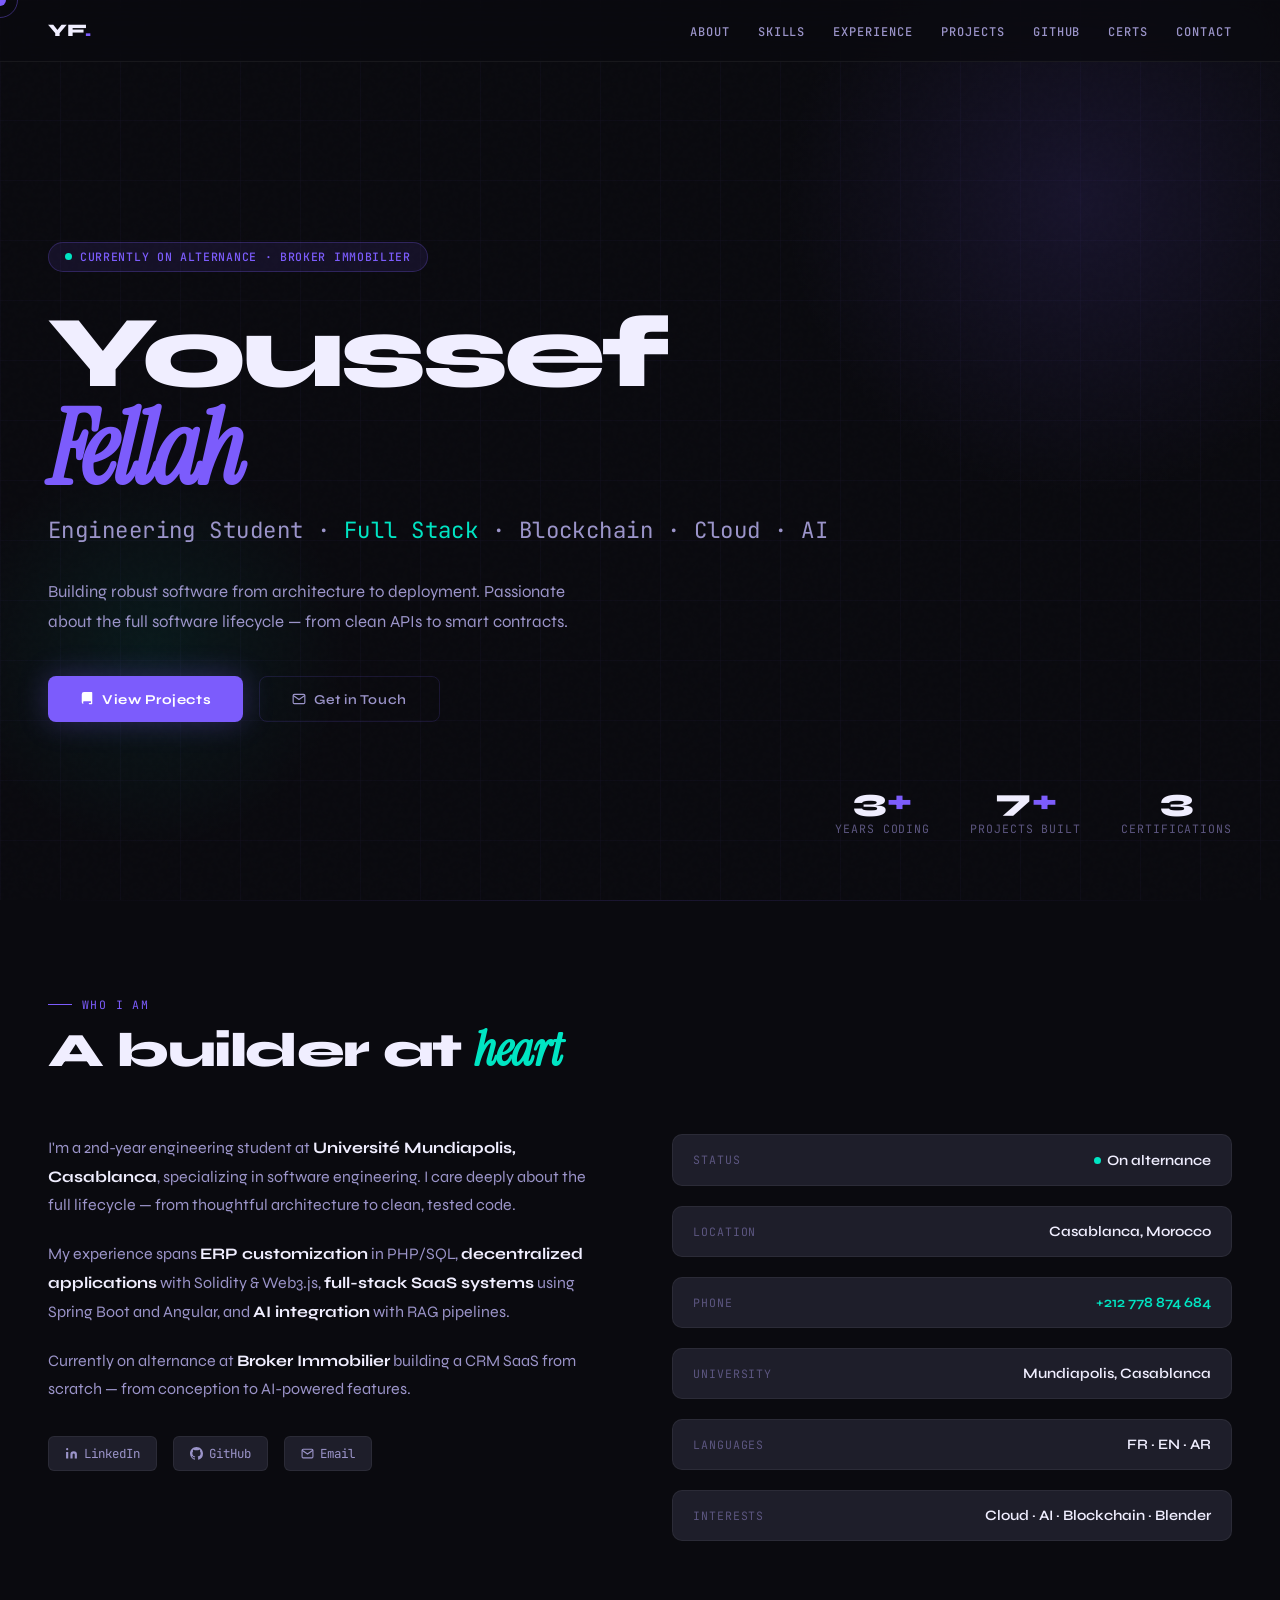
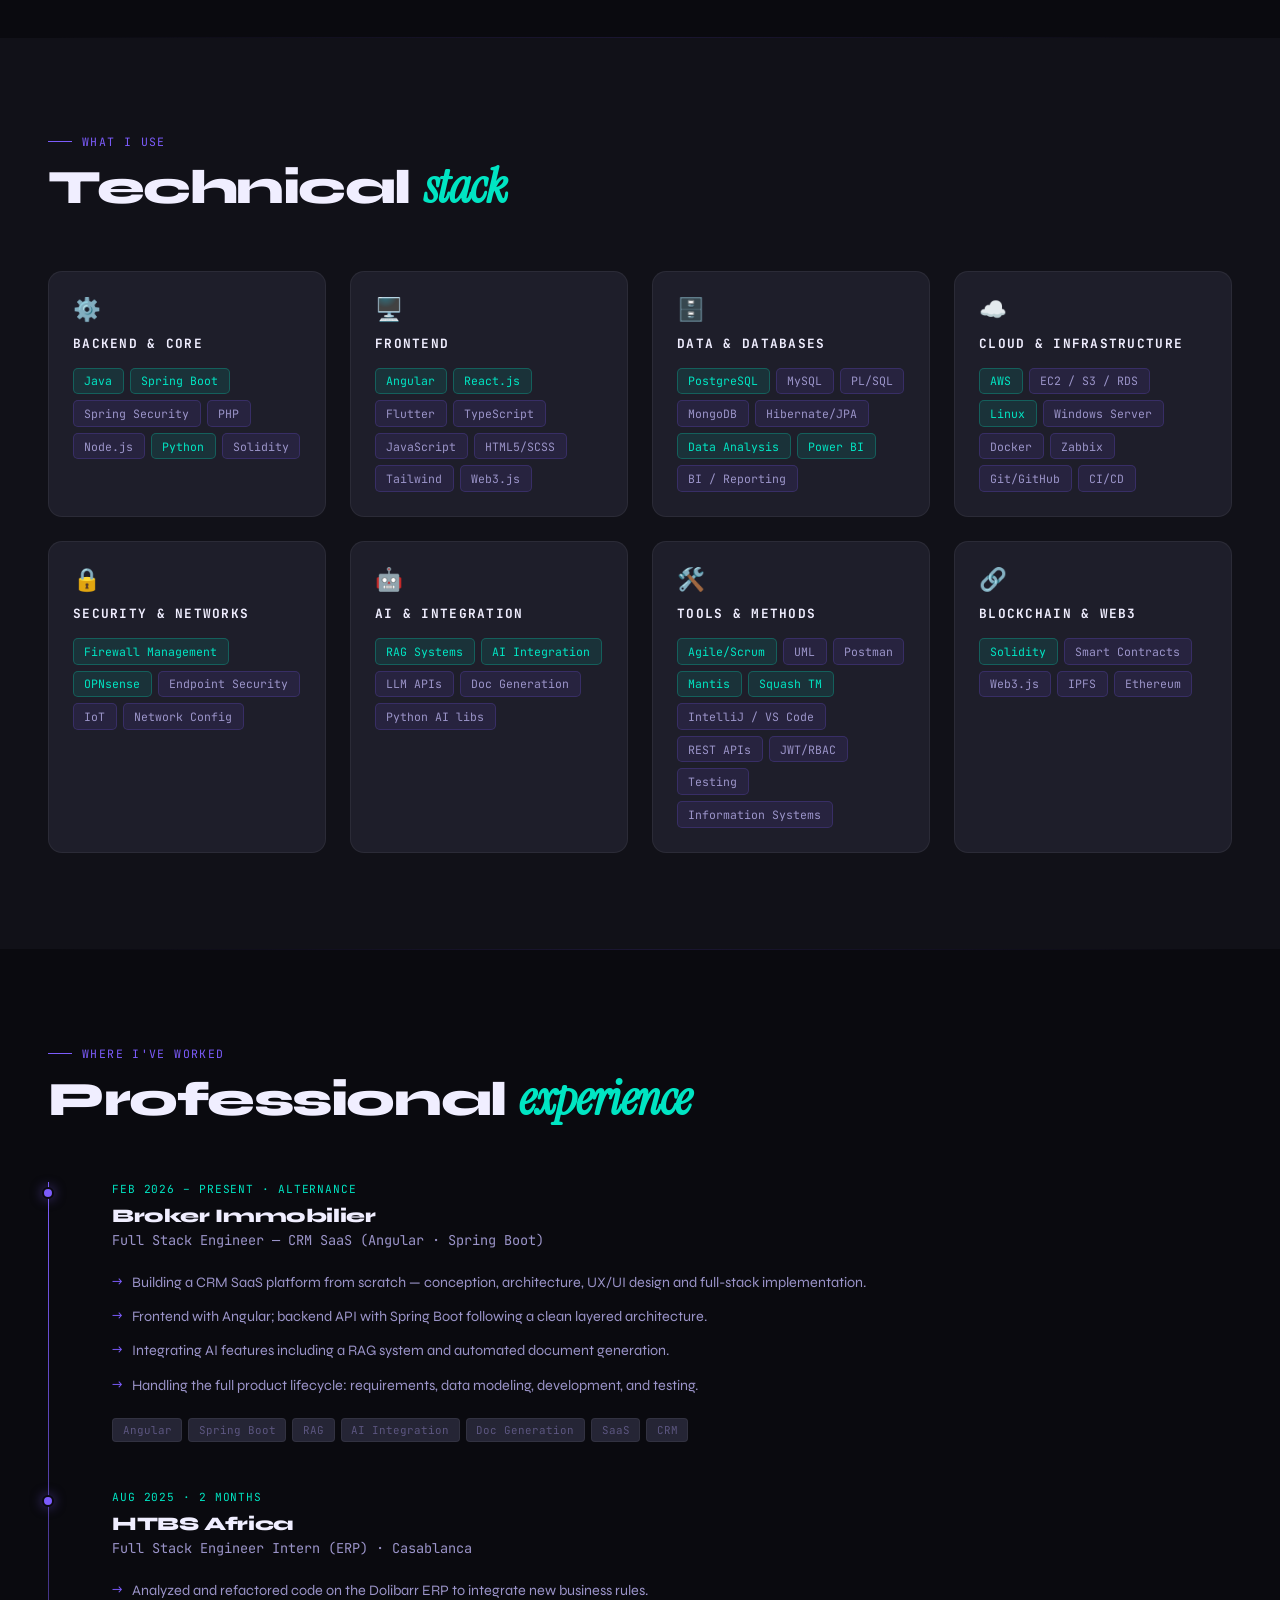
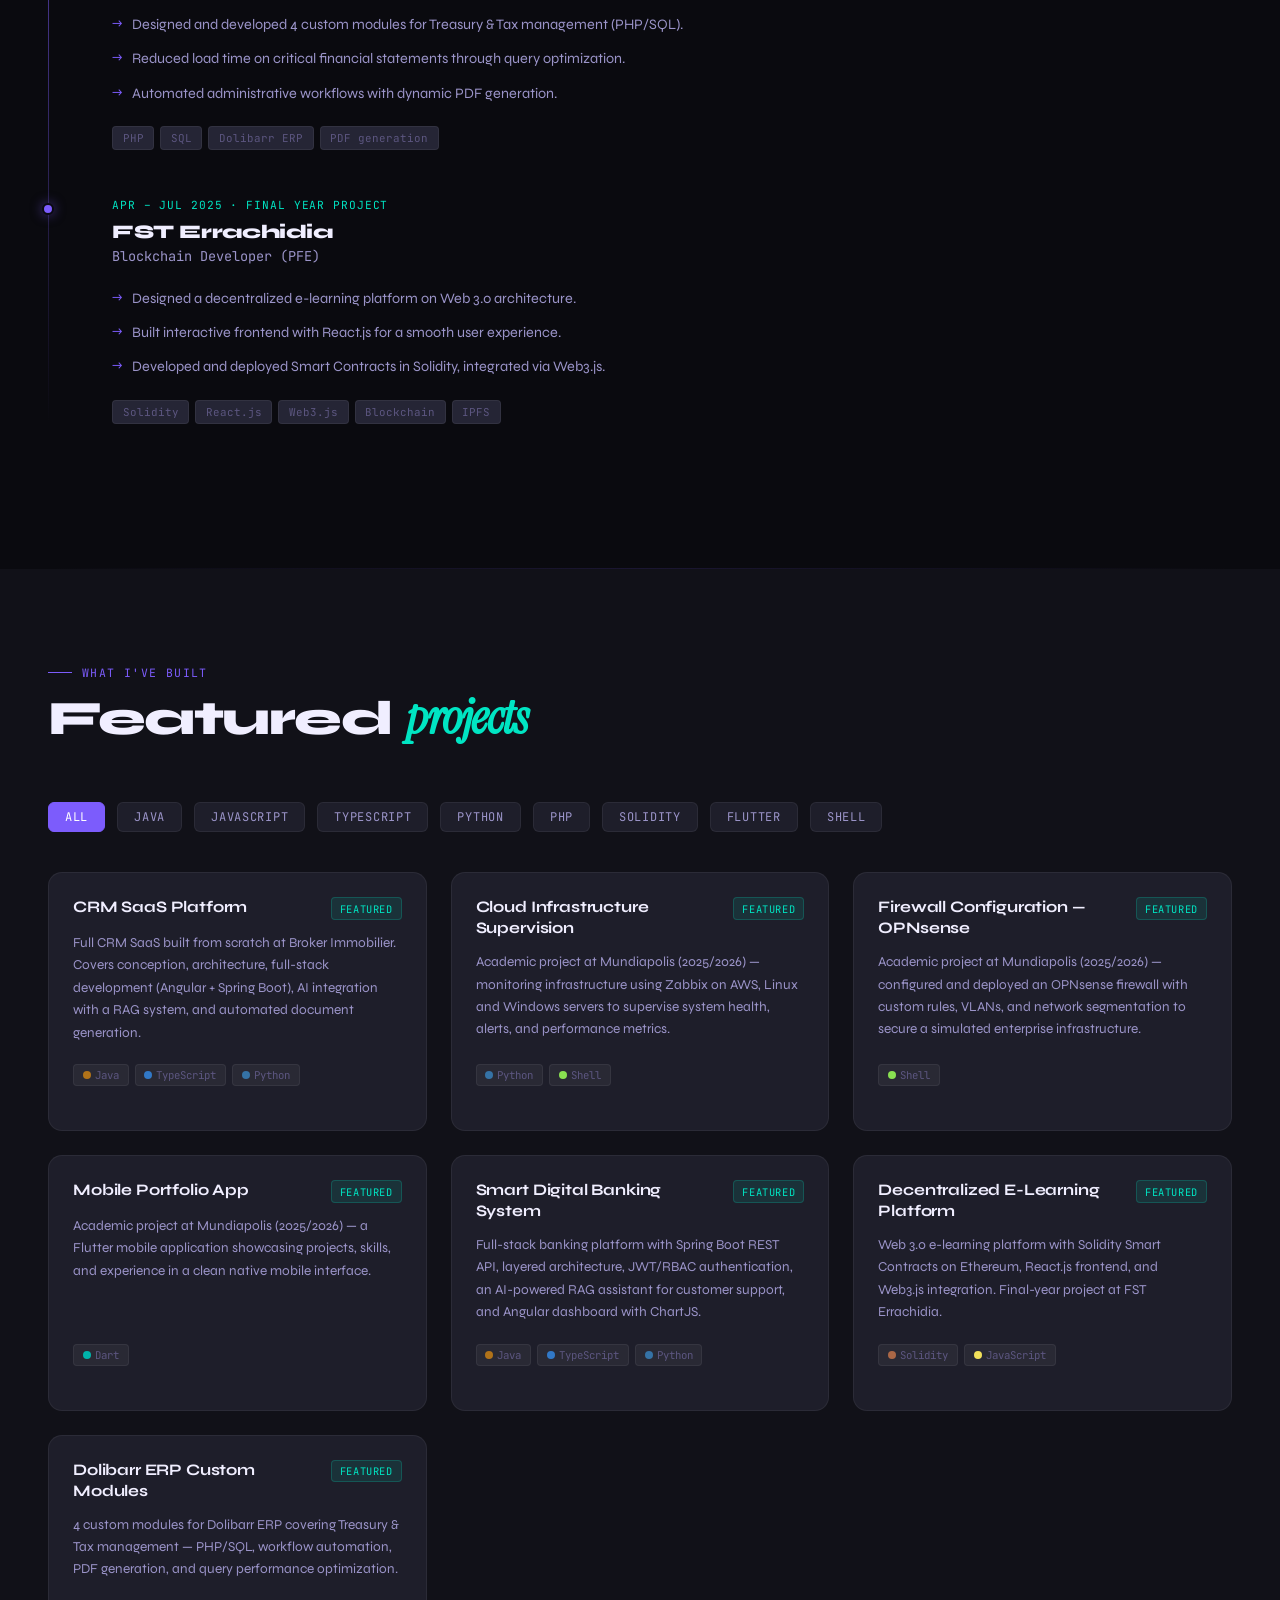
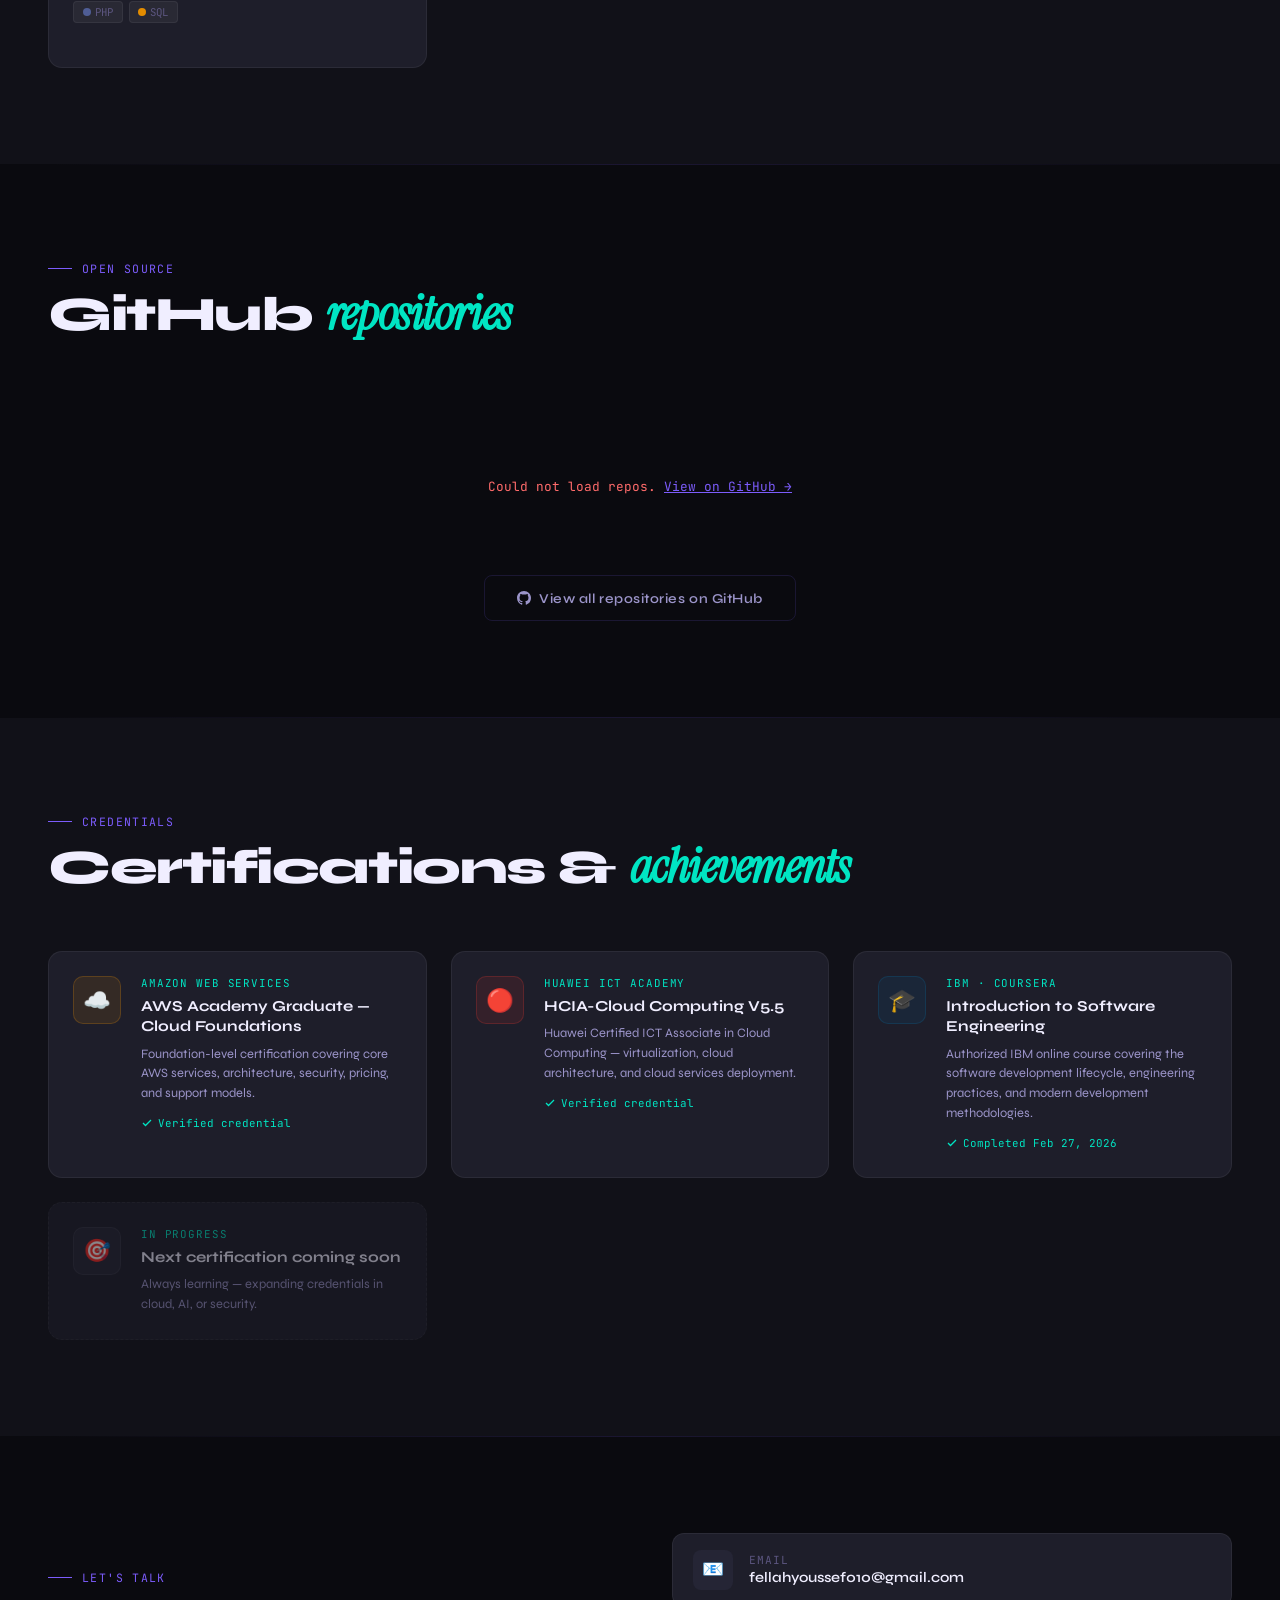
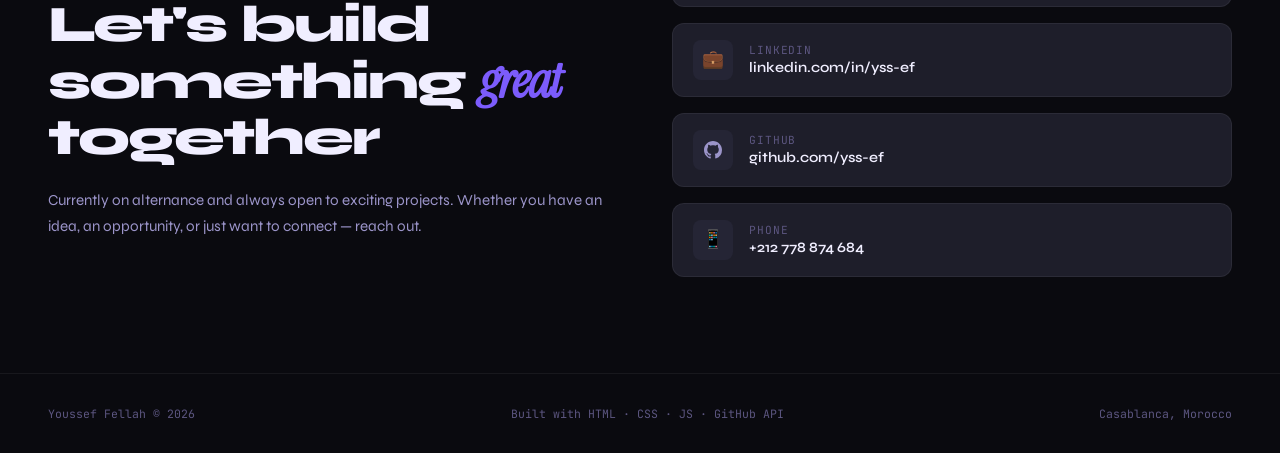
<file: portfolio.html>
<!DOCTYPE html>
<html lang="en">
<head>
<meta charset="UTF-8">
<meta name="viewport" content="width=device-width, initial-scale=1.0">
<title>Youssef Fellah — Engineer</title> 
<link rel="preconnect" href="https://fonts.googleapis.com">
<link rel="preconnect" href="https://fonts.gstatic.com" crossorigin>
<link href="https://fonts.googleapis.com/css2?family=Syne:wght@400;500;600;700;800&family=JetBrains+Mono:wght@300;400;500&family=Instrument+Serif:ital@0;1&display=swap" rel="stylesheet">
<style>
*, *::before, *::after { box-sizing: border-box; margin: 0; padding: 0; }

:root {
  --bg: #0a0a0f;
  --bg2: #111118;
  --surface: #1e1e2a;
  --surface2: #252535;
  --accent: #7c5cfc;
  --accent2: #00e5c3;
  --accent3: #ff6b6b;
  --text: #f0eeff;
  --text2: #9b94c9;
  --text3: #5c5680;
  --border: rgba(124,92,252,0.15);
  --border2: rgba(255,255,255,0.06);
  --mono: 'JetBrains Mono', monospace;
  --serif: 'Instrument Serif', serif;
}

html { scroll-behavior: smooth; }
body { background: var(--bg); color: var(--text); font-family: 'Syne', sans-serif; overflow-x: hidden; cursor: none; }

body::before {
  content: '';
  position: fixed; inset: 0;
  background-image: url("data:image/svg+xml,%3Csvg viewBox='0 0 200 200' xmlns='http://www.w3.org/2000/svg'%3E%3Cfilter id='n'%3E%3CfeTurbulence type='fractalNoise' baseFrequency='0.9' numOctaves='4' stitchTiles='stitch'/%3E%3C/filter%3E%3Crect width='100%25' height='100%25' filter='url(%23n)' opacity='0.03'/%3E%3C/svg%3E");
  pointer-events: none; z-index: 1; opacity: 0.4;
}

/* CURSOR */
.cursor { width:12px; height:12px; background:var(--accent); border-radius:50%; position:fixed; pointer-events:none; z-index:9999; transition:transform .15s ease; transform:translate(-50%,-50%); }
.cursor-ring { width:36px; height:36px; border:1px solid rgba(124,92,252,.4); border-radius:50%; position:fixed; pointer-events:none; z-index:9998; transition:width .2s,height .2s,border-color .2s; transform:translate(-50%,-50%); }

/* ANIMATIONS */
@keyframes pulse { 0%,100%{opacity:1;transform:scale(1)} 50%{opacity:.5;transform:scale(.8)} }
@keyframes fadeUp { from{opacity:0;transform:translateY(20px)} to{opacity:1;transform:translateY(0)} }
@keyframes dots { 0%{content:'.'} 33%{content:'..'} 66%{content:'...'} }

.reveal { opacity:0; transform:translateY(30px); transition:opacity .6s ease,transform .6s ease; }
.reveal.visible { opacity:1; transform:translateY(0); }

/* NAV */
nav { position:fixed; top:0; left:0; right:0; z-index:100; padding:1.25rem 3rem; display:flex; align-items:center; justify-content:space-between; background:rgba(10,10,15,.75); backdrop-filter:blur(20px); border-bottom:1px solid var(--border2); }
.nav-logo { font-size:1.1rem; font-weight:800; color:var(--text); text-decoration:none; letter-spacing:-.02em; }
.nav-logo span { color:var(--accent); }
.nav-links { display:flex; gap:1.75rem; list-style:none; }
.nav-links a { color:var(--text2); text-decoration:none; font-size:.75rem; font-weight:500; letter-spacing:.08em; text-transform:uppercase; transition:color .2s; font-family:var(--mono); }
.nav-links a:hover { color:var(--accent2); }

/* SHARED */
section { padding:6rem 3rem; position:relative; }
.section-header { margin-bottom:3.5rem; }
.section-label { font-family:var(--mono); font-size:.72rem; color:var(--accent); text-transform:uppercase; letter-spacing:.12em; margin-bottom:.75rem; display:flex; align-items:center; gap:10px; }
.section-label::before { content:''; width:24px; height:1px; background:var(--accent); }
.section-title { font-size:clamp(2rem,4vw,3rem); font-weight:800; letter-spacing:-.03em; line-height:1.1; }
.section-title em { font-style:italic; font-family:var(--serif); color:var(--accent2); }
.divider { height:1px; background:linear-gradient(90deg,transparent,var(--border),transparent); margin:0 3rem; width:calc(100% - 6rem); }

.btn-primary { display:inline-flex; align-items:center; gap:8px; background:var(--accent); color:#fff; text-decoration:none; padding:.85rem 2rem; border-radius:8px; font-size:.85rem; font-weight:700; letter-spacing:.04em; transition:transform .2s,box-shadow .2s; box-shadow:0 0 30px rgba(124,92,252,.3); }
.btn-primary:hover { transform:translateY(-2px); box-shadow:0 0 40px rgba(124,92,252,.5); }
.btn-outline { display:inline-flex; align-items:center; gap:8px; border:1px solid var(--border); color:var(--text2); text-decoration:none; padding:.85rem 2rem; border-radius:8px; font-size:.85rem; font-weight:600; letter-spacing:.04em; transition:border-color .2s,color .2s,transform .2s; }
.btn-outline:hover { border-color:var(--accent); color:var(--accent); transform:translateY(-2px); }

/* HERO */
#hero { min-height:100vh; display:flex; align-items:center; padding:8rem 3rem 4rem; position:relative; overflow:hidden; }
.hero-grid-bg { position:absolute; inset:0; background-image:linear-gradient(rgba(124,92,252,.03) 1px,transparent 1px),linear-gradient(90deg,rgba(124,92,252,.03) 1px,transparent 1px); background-size:60px 60px; }
.hero-glow { position:absolute; width:600px; height:600px; background:radial-gradient(circle,rgba(124,92,252,.12) 0%,transparent 70%); top:-100px; right:-100px; pointer-events:none; }
.hero-glow2 { position:absolute; width:400px; height:400px; background:radial-gradient(circle,rgba(0,229,195,.07) 0%,transparent 70%); bottom:50px; left:-50px; pointer-events:none; }
.hero-content { position:relative; z-index:2; max-width:900px; }
.hero-badge { display:inline-flex; align-items:center; gap:8px; background:rgba(124,92,252,.1); border:1px solid rgba(124,92,252,.25); border-radius:100px; padding:.4rem 1rem; font-size:.72rem; font-weight:500; font-family:var(--mono); color:var(--accent); margin-bottom:2rem; letter-spacing:.06em; text-transform:uppercase; animation:fadeUp .6s ease both; }
.hero-badge::before { content:''; width:7px; height:7px; background:var(--accent2); border-radius:50%; animation:pulse 2s infinite; }
.hero-name { font-size:clamp(3.5rem,8vw,7rem); font-weight:800; line-height:.95; letter-spacing:-.04em; margin-bottom:1rem; animation:fadeUp .6s .1s ease both; }
.hero-name em { font-style:italic; font-family:var(--serif); color:var(--accent); }
.hero-title { font-size:clamp(1rem,2vw,1.4rem); color:var(--text2); font-weight:400; margin-bottom:2rem; font-family:var(--mono); letter-spacing:.02em; animation:fadeUp .6s .2s ease both; }
.hero-title .hl { color:var(--accent2); }
.hero-desc { font-size:1.05rem; color:var(--text2); max-width:520px; line-height:1.75; margin-bottom:2.5rem; font-weight:400; animation:fadeUp .6s .3s ease both; }
.hero-ctas { display:flex; gap:1rem; flex-wrap:wrap; animation:fadeUp .6s .4s ease both; }
.hero-stats { position:absolute; right:3rem; bottom:4rem; display:flex; gap:2.5rem; animation:fadeUp .6s .5s ease both; }
.stat { text-align:center; }
.stat-num { font-size:2rem; font-weight:800; color:var(--text); line-height:1; }
.stat-num span { color:var(--accent); }
.stat-label { font-size:.72rem; color:var(--text3); font-family:var(--mono); text-transform:uppercase; letter-spacing:.08em; margin-top:4px; }

/* ABOUT */
#about { background:var(--bg); }
.about-grid { display:grid; grid-template-columns:1fr 1fr; gap:4rem; align-items:start; }
.about-text p { color:var(--text2); line-height:1.8; font-size:1rem; margin-bottom:1.25rem; }
.about-text p strong { color:var(--text); }
.about-links { display:flex; gap:1rem; flex-wrap:wrap; margin-top:2rem; }
.link-chip { display:inline-flex; align-items:center; gap:6px; background:var(--surface); border:1px solid var(--border2); color:var(--text2); text-decoration:none; padding:.5rem 1rem; border-radius:6px; font-size:.78rem; font-family:var(--mono); transition:border-color .2s,color .2s,background .2s; }
.link-chip:hover { border-color:var(--accent); color:var(--accent); background:rgba(124,92,252,.08); }
.about-info { display:flex; flex-direction:column; gap:1.25rem; }
.info-row { display:flex; justify-content:space-between; align-items:center; padding:1rem 1.25rem; background:var(--surface); border-radius:10px; border:1px solid var(--border2); transition:border-color .2s; }
.info-row:hover { border-color:var(--border); }
.info-label { font-family:var(--mono); font-size:.72rem; color:var(--text3); text-transform:uppercase; letter-spacing:.08em; }
.info-value { font-size:.9rem; font-weight:600; color:var(--text); }
.info-value a { color:var(--accent2); text-decoration:none; }
.status-dot { display:inline-flex; align-items:center; gap:6px; }
.status-dot::before { content:''; width:7px; height:7px; background:var(--accent2); border-radius:50%; animation:pulse 2s infinite; }

/* SKILLS */
#skills { background:var(--bg2); }
.skills-categories { display:grid; grid-template-columns:repeat(auto-fit,minmax(240px,1fr)); gap:1.5rem; }
.skill-cat { background:var(--surface); border:1px solid var(--border2); border-radius:14px; padding:1.5rem; transition:border-color .2s,transform .2s; }
.skill-cat:hover { border-color:rgba(124,92,252,.3); transform:translateY(-3px); }
.skill-cat-icon { font-size:1.4rem; margin-bottom:.75rem; }
.skill-cat-name { font-size:.8rem; font-weight:700; color:var(--text); text-transform:uppercase; letter-spacing:.1em; font-family:var(--mono); margin-bottom:1rem; }
.skill-tags { display:flex; flex-wrap:wrap; gap:6px; }
.skill-tag { background:rgba(124,92,252,.1); border:1px solid rgba(124,92,252,.2); color:var(--text2); padding:.3rem .65rem; border-radius:5px; font-size:.72rem; font-family:var(--mono); transition:background .2s,color .2s; }
.skill-tag:hover { background:rgba(124,92,252,.25); color:var(--text); }
.skill-tag.featured { background:rgba(0,229,195,.1); border-color:rgba(0,229,195,.25); color:var(--accent2); }

/* EXPERIENCE */
#experience { background:var(--bg); }
.timeline { position:relative; padding-left:2rem; }
.timeline::before { content:''; position:absolute; left:0; top:0; bottom:0; width:1px; background:linear-gradient(to bottom,var(--accent),transparent); }
.timeline-item { position:relative; margin-bottom:3rem; padding-left:2rem; }
.timeline-dot { position:absolute; left:-2.375rem; top:.3rem; width:12px; height:12px; background:var(--accent); border-radius:50%; border:2px solid var(--bg); box-shadow:0 0 12px rgba(124,92,252,.5); }
.timeline-date { font-family:var(--mono); font-size:.7rem; color:var(--accent2); letter-spacing:.08em; text-transform:uppercase; margin-bottom:.5rem; }
.timeline-company { font-size:1.2rem; font-weight:800; letter-spacing:-.02em; margin-bottom:.25rem; }
.timeline-role { font-size:.85rem; color:var(--text2); font-family:var(--mono); margin-bottom:1rem; }
.timeline-points { list-style:none; }
.timeline-points li { color:var(--text2); font-size:.9rem; padding:.35rem 0 .35rem 1.25rem; position:relative; line-height:1.6; }
.timeline-points li::before { content:'→'; position:absolute; left:0; color:var(--accent); font-size:.8rem; }
.timeline-tags { display:flex; flex-wrap:wrap; gap:6px; margin-top:1rem; }
.t-tag { background:var(--surface2); color:var(--text3); padding:.25rem .6rem; border-radius:4px; font-size:.68rem; font-family:var(--mono); border:1px solid var(--border2); }

/* FEATURED PROJECTS */
#projects { background:var(--bg2); }
.projects-filter { display:flex; gap:.75rem; flex-wrap:wrap; margin-bottom:2.5rem; }
.filter-btn { background:var(--surface); border:1px solid var(--border2); color:var(--text2); padding:.4rem 1rem; border-radius:6px; font-size:.75rem; font-family:var(--mono); cursor:pointer; transition:all .2s; text-transform:uppercase; letter-spacing:.06em; }
.filter-btn.active, .filter-btn:hover { background:var(--accent); border-color:var(--accent); color:#fff; }
.projects-grid { display:grid; grid-template-columns:repeat(auto-fill,minmax(320px,1fr)); gap:1.5rem; }
.project-card { background:var(--surface); border:1px solid var(--border2); border-radius:14px; padding:1.5rem; transition:border-color .2s,transform .2s,box-shadow .2s; display:flex; flex-direction:column; position:relative; overflow:hidden; }
.project-card::before { content:''; position:absolute; top:0; left:0; right:0; height:2px; background:linear-gradient(90deg,var(--accent),var(--accent2)); opacity:0; transition:opacity .2s; }
.project-card:hover { border-color:rgba(124,92,252,.3); transform:translateY(-4px); box-shadow:0 20px 40px rgba(0,0,0,.4); }
.project-card:hover::before { opacity:1; }
.project-header { display:flex; justify-content:space-between; align-items:flex-start; margin-bottom:.75rem; gap:.5rem; }
.project-name { font-size:1rem; font-weight:700; letter-spacing:-.01em; line-height:1.3; }
.project-desc { color:var(--text2); font-size:.85rem; line-height:1.65; flex:1; margin-bottom:1.25rem; }
.project-langs { display:flex; flex-wrap:wrap; gap:6px; margin-bottom:1.25rem; }
.lang-badge { background:rgba(255,255,255,.05); border:1px solid var(--border2); color:var(--text3); padding:.2rem .55rem; border-radius:4px; font-size:.67rem; font-family:var(--mono); display:inline-flex; align-items:center; gap:4px; }
.lang-dot { width:8px; height:8px; border-radius:50%; display:inline-block; flex-shrink:0; }
.project-links { display:flex; gap:.75rem; margin-top:auto; }
.proj-link { display:inline-flex; align-items:center; gap:5px; text-decoration:none; font-size:.75rem; font-family:var(--mono); padding:.35rem .75rem; border-radius:5px; transition:all .2s; }
.proj-link-gh { background:var(--surface2); color:var(--text2); border:1px solid var(--border2); }
.proj-link-gh:hover { border-color:var(--accent); color:var(--accent); }
.proj-link-live { background:rgba(0,229,195,.1); color:var(--accent2); border:1px solid rgba(0,229,195,.2); }
.proj-link-live:hover { background:rgba(0,229,195,.2); }
.source-badge { font-size:.65rem; font-family:var(--mono); padding:.2rem .5rem; border-radius:4px; text-transform:uppercase; letter-spacing:.06em; flex-shrink:0; white-space:nowrap; }
.source-manual { background:rgba(0,229,195,.1); border:1px solid rgba(0,229,195,.2); color:var(--accent2); }
.projects-loading { text-align:center; padding:3rem; color:var(--text3); font-family:var(--mono); font-size:.8rem; grid-column:1/-1; }
.loading-dots::after { content:'...'; animation:dots 1.5s infinite; }

/* GITHUB REPOS */
#github { background:var(--bg); }
.gh-meta { display:flex; gap:1.5rem; flex-wrap:wrap; margin-bottom:2rem; }
.gh-stat-pill { display:inline-flex; align-items:center; gap:8px; background:var(--surface); border:1px solid var(--border2); border-radius:100px; padding:.45rem 1rem; font-size:.75rem; font-family:var(--mono); color:var(--text2); }
.gh-stat-pill strong { color:var(--text); font-weight:600; }
.gh-stat-pill .dot { width:7px; height:7px; border-radius:50%; background:var(--accent2); flex-shrink:0; }
.gh-grid { display:grid; grid-template-columns:repeat(auto-fill,minmax(280px,1fr)); gap:1rem; }
.gh-repo-card { background:var(--surface); border:1px solid var(--border2); border-radius:12px; padding:1.25rem; display:flex; flex-direction:column; gap:.6rem; transition:border-color .2s,transform .2s; text-decoration:none; }
.gh-repo-card:hover { border-color:rgba(124,92,252,.35); transform:translateY(-3px); }
.gh-repo-name { font-size:.9rem; font-weight:700; color:var(--accent); letter-spacing:-.01em; display:flex; align-items:center; gap:6px; }
.gh-repo-name svg { opacity:.5; flex-shrink:0; }
.gh-repo-desc { font-size:.78rem; color:var(--text2); line-height:1.55; flex:1; }
.gh-repo-footer { display:flex; align-items:center; gap:1rem; margin-top:.25rem; flex-wrap:wrap; }
.gh-repo-lang { display:flex; align-items:center; gap:5px; font-size:.68rem; font-family:var(--mono); color:var(--text3); }
.gh-repo-stat { display:flex; align-items:center; gap:4px; font-size:.68rem; font-family:var(--mono); color:var(--text3); }
.gh-repo-updated { font-size:.65rem; font-family:var(--mono); color:var(--text3); margin-left:auto; }
.gh-cta { margin-top:2rem; display:flex; justify-content:center; }

/* CERTIFICATIONS */
#certifications { background:var(--bg2); }
.cert-grid { display:grid; grid-template-columns:repeat(auto-fill,minmax(300px,1fr)); gap:1.5rem; }
.cert-card { background:var(--surface); border:1px solid var(--border2); border-radius:14px; padding:1.5rem; display:flex; align-items:flex-start; gap:1.25rem; transition:border-color .2s,transform .2s; }
.cert-card:hover { border-color:rgba(0,229,195,.3); transform:translateY(-2px); }
.cert-icon { width:48px; height:48px; border-radius:10px; display:flex; align-items:center; justify-content:center; font-size:1.4rem; flex-shrink:0; }
.cert-icon.aws { background:rgba(255,153,0,.1); border:1px solid rgba(255,153,0,.2); }
.cert-icon.huawei { background:rgba(255,59,48,.1); border:1px solid rgba(255,59,48,.2); }
.cert-icon.ibm { background:rgba(0,119,181,.1); border:1px solid rgba(0,119,181,.2); }
.cert-body { flex:1; }
.cert-issuer { font-family:var(--mono); font-size:.68rem; color:var(--accent2); text-transform:uppercase; letter-spacing:.08em; margin-bottom:.35rem; }
.cert-name { font-size:.95rem; font-weight:700; line-height:1.35; margin-bottom:.5rem; }
.cert-desc { font-size:.8rem; color:var(--text2); line-height:1.55; }
.cert-verified { display:inline-flex; align-items:center; gap:5px; font-size:.68rem; color:var(--accent2); font-family:var(--mono); margin-top:.75rem; }
.cert-verified svg { width:12px; height:12px; }

/* CONTACT */
#contact { background:var(--bg); }
.contact-wrapper { display:grid; grid-template-columns:1fr 1fr; gap:4rem; align-items:center; }
.contact-headline { font-size:clamp(2rem,4vw,3.5rem); font-weight:800; letter-spacing:-.04em; line-height:1.1; }
.contact-headline em { font-family:var(--serif); font-style:italic; color:var(--accent); }
.contact-sub { color:var(--text2); margin-top:1.25rem; line-height:1.75; font-size:.95rem; }
.contact-cards { display:flex; flex-direction:column; gap:1rem; }
.contact-card { display:flex; align-items:center; gap:1rem; background:var(--surface); border:1px solid var(--border2); border-radius:12px; padding:1rem 1.25rem; text-decoration:none; transition:all .2s; }
.contact-card:hover { border-color:var(--accent); background:rgba(124,92,252,.08); transform:translateX(4px); }
.contact-card-icon { width:40px; height:40px; background:var(--surface2); border-radius:8px; display:flex; align-items:center; justify-content:center; font-size:1.1rem; flex-shrink:0; }
.contact-card-label { font-size:.7rem; color:var(--text3); font-family:var(--mono); text-transform:uppercase; letter-spacing:.08em; margin-bottom:2px; }
.contact-card-value { font-size:.9rem; font-weight:600; color:var(--text); }

/* FOOTER */
footer { padding:2rem 3rem; border-top:1px solid var(--border2); display:flex; justify-content:space-between; align-items:center; font-family:var(--mono); font-size:.72rem; color:var(--text3); }

/* RESPONSIVE */
@media (max-width:768px) {
  nav { padding:1rem 1.5rem; }
  .nav-links { display:none; }
  section { padding:4rem 1.5rem; }
  #hero { padding:7rem 1.5rem 4rem; }
  .about-grid, .contact-wrapper { grid-template-columns:1fr; gap:2.5rem; }
  .hero-stats { position:static; margin-top:2.5rem; justify-content:flex-start; }
  footer { flex-direction:column; gap:.75rem; text-align:center; }
  .divider { margin:0 1.5rem; width:calc(100% - 3rem); }
}
</style>
</head>
<body>

<div class="cursor" id="cursor"></div>
<div class="cursor-ring" id="cursorRing"></div>

<!-- NAV -->
<nav>
  <a href="#hero" class="nav-logo">YF<span>.</span></a>
  <ul class="nav-links">
    <li><a href="#about">About</a></li>
    <li><a href="#skills">Skills</a></li>
    <li><a href="#experience">Experience</a></li>
    <li><a href="#projects">Projects</a></li>
    <li><a href="#github">GitHub</a></li>
    <li><a href="#certifications">Certs</a></li>
    <li><a href="#contact">Contact</a></li>
  </ul>
</nav>

<!-- HERO -->
<section id="hero">
  <div class="hero-grid-bg"></div>
  <div class="hero-glow"></div>
  <div class="hero-glow2"></div>
  <div class="hero-content">
    <div class="hero-badge">Currently on alternance · Broker Immobilier</div>
    <h1 class="hero-name">Youssef<br><em>Fellah</em></h1>
    <p class="hero-title">Engineering Student · <span class="hl">Full Stack</span> · Blockchain · Cloud · AI</p>
    <p class="hero-desc">Building robust software from architecture to deployment. Passionate about the full software lifecycle — from clean APIs to smart contracts.</p>
    <div class="hero-ctas">
      <a href="#projects" class="btn-primary">
        <svg width="14" height="14" viewBox="0 0 16 16" fill="currentColor"><path d="M2 2.5A2.5 2.5 0 014.5 0h8.75a.75.75 0 01.75.75v12.5a.75.75 0 01-.75.75h-2.5a.75.75 0 010-1.5h1.75v-2h-8a1 1 0 00-.714 1.7.75.75 0 01-1.072 1.05A2.495 2.495 0 012 11.5v-9zm10.5-1V9h-8c-.356 0-.694.074-1 .208V2.5a1 1 0 011-1h8z"/></svg>
        View Projects
      </a>
      <a href="mailto:fellahyoussef010@gmail.com" class="btn-outline">
        <svg width="14" height="14" viewBox="0 0 24 24" fill="none" stroke="currentColor" stroke-width="2"><path d="M4 4h16c1.1 0 2 .9 2 2v12c0 1.1-.9 2-2 2H4c-1.1 0-2-.9-2-2V6c0-1.1.9-2 2-2z"/><polyline points="22,6 12,13 2,6"/></svg>
        Get in Touch
      </a>
    </div>
  </div>
  <div class="hero-stats">
    <div class="stat"><div class="stat-num">3<span>+</span></div><div class="stat-label">Years coding</div></div>
    <div class="stat"><div class="stat-num">7<span>+</span></div><div class="stat-label">Projects built</div></div>
    <div class="stat"><div class="stat-num">3</div><div class="stat-label">Certifications</div></div>
  </div>
</section>

<div class="divider"></div>

<!-- ABOUT -->
<section id="about">
  <div class="section-header reveal">
    <div class="section-label">Who I am</div>
    <h2 class="section-title">A builder at <em>heart</em></h2>
  </div>
  <div class="about-grid">
    <div class="about-text reveal">
      <p>I'm a 2nd-year engineering student at <strong>Université Mundiapolis, Casablanca</strong>, specializing in software engineering. I care deeply about the full lifecycle — from thoughtful architecture to clean, tested code.</p>
      <p>My experience spans <strong>ERP customization</strong> in PHP/SQL, <strong>decentralized applications</strong> with Solidity &amp; Web3.js, <strong>full-stack SaaS systems</strong> using Spring Boot and Angular, and <strong>AI integration</strong> with RAG pipelines.</p>
      <p>Currently on alternance at <strong>Broker Immobilier</strong> building a CRM SaaS from scratch — from conception to AI-powered features.</p>
      <div class="about-links">
        <a href="https://linkedin.com/in/yss-ef" target="_blank" class="link-chip">
          <svg width="13" height="13" viewBox="0 0 24 24" fill="currentColor"><path d="M16 8a6 6 0 016 6v7h-4v-7a2 2 0 00-2-2 2 2 0 00-2 2v7h-4v-7a6 6 0 016-6zM2 9h4v12H2z"/><circle cx="4" cy="4" r="2"/></svg>
          LinkedIn
        </a>
        <a href="https://github.com/yss-ef" target="_blank" class="link-chip">
          <svg width="13" height="13" viewBox="0 0 16 16" fill="currentColor"><path d="M8 0C3.58 0 0 3.58 0 8c0 3.54 2.29 6.53 5.47 7.59.4.07.55-.17.55-.38 0-.19-.01-.82-.01-1.49-2.01.37-2.53-.49-2.69-.94-.09-.23-.48-.94-.82-1.13-.28-.15-.68-.52-.01-.53.63-.01 1.08.58 1.23.82.72 1.21 1.87.87 2.33.66.07-.52.28-.87.51-1.07-1.78-.2-3.64-.89-3.64-3.95 0-.87.31-1.59.82-2.15-.08-.2-.36-1.02.08-2.12 0 0 .67-.21 2.2.82.64-.18 1.32-.27 2-.27.68 0 1.36.09 2 .27 1.53-1.04 2.2-.82 2.2-.82.44 1.1.16 1.92.08 2.12.51.56.82 1.27.82 2.15 0 3.07-1.87 3.75-3.65 3.95.29.25.54.73.54 1.48 0 1.07-.01 1.93-.01 2.2 0 .21.15.46.55.38A8.013 8.013 0 0016 8c0-4.42-3.58-8-8-8z"/></svg>
          GitHub
        </a>
        <a href="mailto:fellahyoussef010@gmail.com" class="link-chip">
          <svg width="13" height="13" viewBox="0 0 24 24" fill="none" stroke="currentColor" stroke-width="2"><path d="M4 4h16c1.1 0 2 .9 2 2v12c0 1.1-.9 2-2 2H4c-1.1 0-2-.9-2-2V6c0-1.1.9-2 2-2z"/><polyline points="22,6 12,13 2,6"/></svg>
          Email
        </a>
      </div>
    </div>
    <div class="about-info reveal">
      <div class="info-row"><span class="info-label">Status</span><span class="info-value"><span class="status-dot">On alternance</span></span></div>
      <div class="info-row"><span class="info-label">Location</span><span class="info-value">Casablanca, Morocco</span></div>
      <div class="info-row"><span class="info-label">Phone</span><span class="info-value"><a href="tel:+212778874684">+212 778 874 684</a></span></div>
      <div class="info-row"><span class="info-label">University</span><span class="info-value">Mundiapolis, Casablanca</span></div>
      <div class="info-row"><span class="info-label">Languages</span><span class="info-value">FR · EN · AR</span></div>
      <div class="info-row"><span class="info-label">Interests</span><span class="info-value">Cloud · AI · Blockchain · Blender</span></div>
    </div>
  </div>
</section>

<div class="divider"></div>

<!-- SKILLS -->
<section id="skills">
  <div class="section-header reveal">
    <div class="section-label">What I use</div>
    <h2 class="section-title">Technical <em>stack</em></h2>
  </div>
  <div class="skills-categories reveal">
    <div class="skill-cat">
      <div class="skill-cat-icon">⚙️</div>
      <div class="skill-cat-name">Backend &amp; Core</div>
      <div class="skill-tags">
        <span class="skill-tag featured">Java</span><span class="skill-tag featured">Spring Boot</span><span class="skill-tag">Spring Security</span><span class="skill-tag">PHP</span><span class="skill-tag">Node.js</span><span class="skill-tag featured">Python</span><span class="skill-tag">Solidity</span>
      </div>
    </div>
    <div class="skill-cat">
      <div class="skill-cat-icon">🖥️</div>
      <div class="skill-cat-name">Frontend</div>
      <div class="skill-tags">
        <span class="skill-tag featured">Angular</span><span class="skill-tag featured">React.js</span><span class="skill-tag">Flutter</span><span class="skill-tag">TypeScript</span><span class="skill-tag">JavaScript</span><span class="skill-tag">HTML5/SCSS</span><span class="skill-tag">Tailwind</span><span class="skill-tag">Web3.js</span>
      </div>
    </div>
    <div class="skill-cat">
      <div class="skill-cat-icon">🗄️</div>
      <div class="skill-cat-name">Data &amp; Databases</div>
      <div class="skill-tags">
        <span class="skill-tag featured">PostgreSQL</span><span class="skill-tag">MySQL</span><span class="skill-tag">PL/SQL</span><span class="skill-tag">MongoDB</span><span class="skill-tag">Hibernate/JPA</span><span class="skill-tag featured">Data Analysis</span><span class="skill-tag featured">Power BI</span><span class="skill-tag">BI / Reporting</span>
      </div>
    </div>
    <div class="skill-cat">
      <div class="skill-cat-icon">☁️</div>
      <div class="skill-cat-name">Cloud &amp; Infrastructure</div>
      <div class="skill-tags">
        <span class="skill-tag featured">AWS</span><span class="skill-tag">EC2 / S3 / RDS</span><span class="skill-tag featured">Linux</span><span class="skill-tag">Windows Server</span><span class="skill-tag">Docker</span><span class="skill-tag">Zabbix</span><span class="skill-tag">Git/GitHub</span><span class="skill-tag">CI/CD</span>
      </div>
    </div>
    <div class="skill-cat">
      <div class="skill-cat-icon">🔒</div>
      <div class="skill-cat-name">Security &amp; Networks</div>
      <div class="skill-tags">
        <span class="skill-tag featured">Firewall Management</span><span class="skill-tag featured">OPNsense</span><span class="skill-tag">Endpoint Security</span><span class="skill-tag">IoT</span><span class="skill-tag">Network Config</span>
      </div>
    </div>
    <div class="skill-cat">
      <div class="skill-cat-icon">🤖</div>
      <div class="skill-cat-name">AI &amp; Integration</div>
      <div class="skill-tags">
        <span class="skill-tag featured">RAG Systems</span><span class="skill-tag featured">AI Integration</span><span class="skill-tag">LLM APIs</span><span class="skill-tag">Doc Generation</span><span class="skill-tag">Python AI libs</span>
      </div>
    </div>
    <div class="skill-cat">
      <div class="skill-cat-icon">🛠️</div>
      <div class="skill-cat-name">Tools &amp; Methods</div>
      <div class="skill-tags">
        <span class="skill-tag featured">Agile/Scrum</span><span class="skill-tag">UML</span><span class="skill-tag">Postman</span><span class="skill-tag featured">Mantis</span><span class="skill-tag featured">Squash TM</span><span class="skill-tag">IntelliJ / VS Code</span><span class="skill-tag">REST APIs</span><span class="skill-tag">JWT/RBAC</span><span class="skill-tag">Testing</span><span class="skill-tag">Information Systems</span>
      </div>
    </div>
    <div class="skill-cat">
      <div class="skill-cat-icon">🔗</div>
      <div class="skill-cat-name">Blockchain &amp; Web3</div>
      <div class="skill-tags">
        <span class="skill-tag featured">Solidity</span><span class="skill-tag">Smart Contracts</span><span class="skill-tag">Web3.js</span><span class="skill-tag">IPFS</span><span class="skill-tag">Ethereum</span>
      </div>
    </div>
  </div>
</section>

<div class="divider"></div>

<!-- EXPERIENCE -->
<section id="experience">
  <div class="section-header reveal">
    <div class="section-label">Where I've worked</div>
    <h2 class="section-title">Professional <em>experience</em></h2>
  </div>
  <div class="timeline reveal">
    <div class="timeline-item">
      <div class="timeline-dot"></div>
      <div class="timeline-date">Feb 2026 – Present · Alternance</div>
      <div class="timeline-company">Broker Immobilier</div>
      <div class="timeline-role">Full Stack Engineer — CRM SaaS (Angular · Spring Boot)</div>
      <ul class="timeline-points">
        <li>Building a CRM SaaS platform from scratch — conception, architecture, UX/UI design and full-stack implementation.</li>
        <li>Frontend with Angular; backend API with Spring Boot following a clean layered architecture.</li>
        <li>Integrating AI features including a RAG system and automated document generation.</li>
        <li>Handling the full product lifecycle: requirements, data modeling, development, and testing.</li>
      </ul>
      <div class="timeline-tags">
        <span class="t-tag">Angular</span><span class="t-tag">Spring Boot</span><span class="t-tag">RAG</span><span class="t-tag">AI Integration</span><span class="t-tag">Doc Generation</span><span class="t-tag">SaaS</span><span class="t-tag">CRM</span>
      </div>
    </div>
    <div class="timeline-item">
      <div class="timeline-dot"></div>
      <div class="timeline-date">Aug 2025 · 2 months</div>
      <div class="timeline-company">HTBS Africa</div>
      <div class="timeline-role">Full Stack Engineer Intern (ERP) · Casablanca</div>
      <ul class="timeline-points">
        <li>Analyzed and refactored code on the Dolibarr ERP to integrate new business rules.</li>
        <li>Designed and developed 4 custom modules for Treasury &amp; Tax management (PHP/SQL).</li>
        <li>Reduced load time on critical financial statements through query optimization.</li>
        <li>Automated administrative workflows with dynamic PDF generation.</li>
      </ul>
      <div class="timeline-tags">
        <span class="t-tag">PHP</span><span class="t-tag">SQL</span><span class="t-tag">Dolibarr ERP</span><span class="t-tag">PDF generation</span>
      </div>
    </div>
    <div class="timeline-item">
      <div class="timeline-dot"></div>
      <div class="timeline-date">Apr – Jul 2025 · Final Year Project</div>
      <div class="timeline-company">FST Errachidia</div>
      <div class="timeline-role">Blockchain Developer (PFE)</div>
      <ul class="timeline-points">
        <li>Designed a decentralized e-learning platform on Web 3.0 architecture.</li>
        <li>Built interactive frontend with React.js for a smooth user experience.</li>
        <li>Developed and deployed Smart Contracts in Solidity, integrated via Web3.js.</li>
      </ul>
      <div class="timeline-tags">
        <span class="t-tag">Solidity</span><span class="t-tag">React.js</span><span class="t-tag">Web3.js</span><span class="t-tag">Blockchain</span><span class="t-tag">IPFS</span>
      </div>
    </div>
  </div>
</section>

<div class="divider"></div>

<!-- FEATURED PROJECTS -->
<section id="projects">
  <div class="section-header reveal">
    <div class="section-label">What I've built</div>
    <h2 class="section-title">Featured <em>projects</em></h2>
  </div>
  <div class="projects-filter reveal" id="filterBar">
    <button class="filter-btn active" data-filter="all">All</button>
    <button class="filter-btn" data-filter="Java">Java</button>
    <button class="filter-btn" data-filter="JavaScript">JavaScript</button>
    <button class="filter-btn" data-filter="TypeScript">TypeScript</button>
    <button class="filter-btn" data-filter="Python">Python</button>
    <button class="filter-btn" data-filter="PHP">PHP</button>
    <button class="filter-btn" data-filter="Solidity">Solidity</button>
    <button class="filter-btn" data-filter="Dart">Flutter</button>
    <button class="filter-btn" data-filter="Shell">Shell</button>
  </div>
  <div class="projects-grid" id="projectsGrid"></div>
</section>

<div class="divider"></div>

<!-- GITHUB REPOS -->
<section id="github">
  <div class="section-header reveal">
    <div class="section-label">Open source</div>
    <h2 class="section-title">GitHub <em>repositories</em></h2>
  </div>
  <div class="gh-meta reveal" id="ghMeta"></div>
  <div class="gh-grid reveal" id="ghGrid">
    <div class="projects-loading"><span class="loading-dots">Fetching repos from GitHub</span></div>
  </div>
  <div class="gh-cta reveal">
    <a href="https://github.com/yss-ef" target="_blank" class="btn-outline">
      <svg width="14" height="14" viewBox="0 0 16 16" fill="currentColor"><path d="M8 0C3.58 0 0 3.58 0 8c0 3.54 2.29 6.53 5.47 7.59.4.07.55-.17.55-.38 0-.19-.01-.82-.01-1.49-2.01.37-2.53-.49-2.69-.94-.09-.23-.48-.94-.82-1.13-.28-.15-.68-.52-.01-.53.63-.01 1.08.58 1.23.82.72 1.21 1.87.87 2.33.66.07-.52.28-.87.51-1.07-1.78-.2-3.64-.89-3.64-3.95 0-.87.31-1.59.82-2.15-.08-.2-.36-1.02.08-2.12 0 0 .67-.21 2.2.82.64-.18 1.32-.27 2-.27.68 0 1.36.09 2 .27 1.53-1.04 2.2-.82 2.2-.82.44 1.1.16 1.92.08 2.12.51.56.82 1.27.82 2.15 0 3.07-1.87 3.75-3.65 3.95.29.25.54.73.54 1.48 0 1.07-.01 1.93-.01 2.2 0 .21.15.46.55.38A8.013 8.013 0 0016 8c0-4.42-3.58-8-8-8z"/></svg>
      View all repositories on GitHub
    </a>
  </div>
</section>

<div class="divider"></div>

<!-- CERTIFICATIONS -->
<section id="certifications">
  <div class="section-header reveal">
    <div class="section-label">Credentials</div>
    <h2 class="section-title">Certifications &amp; <em>achievements</em></h2>
  </div>
  <div class="cert-grid reveal">
    <div class="cert-card">
      <div class="cert-icon aws">☁️</div>
      <div class="cert-body">
        <div class="cert-issuer">Amazon Web Services</div>
        <div class="cert-name">AWS Academy Graduate — Cloud Foundations</div>
        <div class="cert-desc">Foundation-level certification covering core AWS services, architecture, security, pricing, and support models.</div>
        <div class="cert-verified"><svg viewBox="0 0 24 24" fill="none" stroke="currentColor" stroke-width="2.5"><polyline points="20 6 9 17 4 12"/></svg> Verified credential</div>
      </div>
    </div>
    <div class="cert-card">
      <div class="cert-icon huawei">🔴</div>
      <div class="cert-body">
        <div class="cert-issuer">Huawei ICT Academy</div>
        <div class="cert-name">HCIA-Cloud Computing V5.5</div>
        <div class="cert-desc">Huawei Certified ICT Associate in Cloud Computing — virtualization, cloud architecture, and cloud services deployment.</div>
        <div class="cert-verified"><svg viewBox="0 0 24 24" fill="none" stroke="currentColor" stroke-width="2.5"><polyline points="20 6 9 17 4 12"/></svg> Verified credential</div>
      </div>
    </div>
    <div class="cert-card">
      <div class="cert-icon ibm">🎓</div>
      <div class="cert-body">
        <div class="cert-issuer">IBM · Coursera</div>
        <div class="cert-name">Introduction to Software Engineering</div>
        <div class="cert-desc">Authorized IBM online course covering the software development lifecycle, engineering practices, and modern development methodologies.</div>
        <div class="cert-verified"><svg viewBox="0 0 24 24" fill="none" stroke="currentColor" stroke-width="2.5"><polyline points="20 6 9 17 4 12"/></svg> Completed Feb 27, 2026</div>
      </div>
    </div>
    <div class="cert-card" style="border-style:dashed;opacity:.5;">
      <div class="cert-icon" style="background:var(--surface2);border:1px solid var(--border2);">🎯</div>
      <div class="cert-body">
        <div class="cert-issuer">In Progress</div>
        <div class="cert-name">Next certification coming soon</div>
        <div class="cert-desc">Always learning — expanding credentials in cloud, AI, or security.</div>
      </div>
    </div>
  </div>
</section>

<div class="divider"></div>

<!-- CONTACT -->
<section id="contact">
  <div class="contact-wrapper">
    <div class="reveal">
      <div class="section-label">Let's talk</div>
      <h2 class="contact-headline">Let's build something <em>great</em> together</h2>
      <p class="contact-sub">Currently on alternance and always open to exciting projects. Whether you have an idea, an opportunity, or just want to connect — reach out.</p>
    </div>
    <div class="contact-cards reveal">
      <a href="mailto:fellahyoussef010@gmail.com" class="contact-card">
        <div class="contact-card-icon">📧</div>
        <div><div class="contact-card-label">Email</div><div class="contact-card-value">fellahyoussef010@gmail.com</div></div>
      </a>
      <a href="https://linkedin.com/in/yss-ef" target="_blank" class="contact-card">
        <div class="contact-card-icon">💼</div>
        <div><div class="contact-card-label">LinkedIn</div><div class="contact-card-value">linkedin.com/in/yss-ef</div></div>
      </a>
      <a href="https://github.com/yss-ef" target="_blank" class="contact-card">
        <div class="contact-card-icon">
          <svg width="18" height="18" viewBox="0 0 16 16" fill="currentColor" style="color:var(--text2)"><path d="M8 0C3.58 0 0 3.58 0 8c0 3.54 2.29 6.53 5.47 7.59.4.07.55-.17.55-.38 0-.19-.01-.82-.01-1.49-2.01.37-2.53-.49-2.69-.94-.09-.23-.48-.94-.82-1.13-.28-.15-.68-.52-.01-.53.63-.01 1.08.58 1.23.82.72 1.21 1.87.87 2.33.66.07-.52.28-.87.51-1.07-1.78-.2-3.64-.89-3.64-3.95 0-.87.31-1.59.82-2.15-.08-.2-.36-1.02.08-2.12 0 0 .67-.21 2.2.82.64-.18 1.32-.27 2-.27.68 0 1.36.09 2 .27 1.53-1.04 2.2-.82 2.2-.82.44 1.1.16 1.92.08 2.12.51.56.82 1.27.82 2.15 0 3.07-1.87 3.75-3.65 3.95.29.25.54.73.54 1.48 0 1.07-.01 1.93-.01 2.2 0 .21.15.46.55.38A8.013 8.013 0 0016 8c0-4.42-3.58-8-8-8z"/></svg>
        </div>
        <div><div class="contact-card-label">GitHub</div><div class="contact-card-value">github.com/yss-ef</div></div>
      </a>
      <a href="tel:+212778874684" class="contact-card">
        <div class="contact-card-icon">📱</div>
        <div><div class="contact-card-label">Phone</div><div class="contact-card-value">+212 778 874 684</div></div>
      </a>
    </div>
  </div>
</section>

<footer>
  <span>Youssef Fellah © 2026</span>
  <span>Built with HTML · CSS · JS · GitHub API</span>
  <span>Casablanca, Morocco</span>
</footer>

<script>
/* ── CURSOR ─────────────────────────────── */
const cursor = document.getElementById('cursor');
const ring   = document.getElementById('cursorRing');
let mx=0,my=0,rx=0,ry=0;
document.addEventListener('mousemove',e=>{mx=e.clientX;my=e.clientY;});
(function tick(){
  cursor.style.left=mx+'px';cursor.style.top=my+'px';
  rx+=(mx-rx)*.12;ry+=(my-ry)*.12;
  ring.style.left=rx+'px';ring.style.top=ry+'px';
  requestAnimationFrame(tick);
})();
document.querySelectorAll('a,button,.skill-cat,.project-card,.cert-card,.gh-repo-card').forEach(el=>{
  el.addEventListener('mouseenter',()=>{cursor.style.transform='translate(-50%,-50%) scale(2)';ring.style.width='56px';ring.style.height='56px';ring.style.borderColor='rgba(124,92,252,.6)';});
  el.addEventListener('mouseleave',()=>{cursor.style.transform='translate(-50%,-50%) scale(1)';ring.style.width='36px';ring.style.height='36px';ring.style.borderColor='rgba(124,92,252,.4)';});
});

/* ── SCROLL REVEAL ──────────────────────── */
const obs=new IntersectionObserver(entries=>{entries.forEach(e=>{if(e.isIntersecting)e.target.classList.add('visible');});},{threshold:.1,rootMargin:'0px 0px -50px 0px'});
document.querySelectorAll('.reveal').forEach(el=>obs.observe(el));

/* ── LANG COLORS ────────────────────────── */
const LC={JavaScript:'#f1e05a',TypeScript:'#3178c6',Java:'#b07219',PHP:'#4F5D95',Python:'#3572A5',Solidity:'#AA6746',HTML:'#e34c26',CSS:'#563d7c',SCSS:'#c6538c',Dart:'#00B4AB',Shell:'#89e051',Vue:'#41b883',Kotlin:'#A97BFF',SQL:'#e38c00'};

/* ── FEATURED PROJECTS ──────────────────── */
const featured=[
  {name:'CRM SaaS Platform',desc:'Full CRM SaaS built from scratch at Broker Immobilier. Covers conception, architecture, full-stack development (Angular + Spring Boot), AI integration with a RAG system, and automated document generation.',langs:['Java','TypeScript','Python'],url:null,live:null},
  {name:'Cloud Infrastructure Supervision',desc:'Academic project at Mundiapolis (2025/2026) — monitoring infrastructure using Zabbix on AWS, Linux and Windows servers to supervise system health, alerts, and performance metrics.',langs:['Python','Shell'],url:null,live:null},
  {name:'Firewall Configuration — OPNsense',desc:'Academic project at Mundiapolis (2025/2026) — configured and deployed an OPNsense firewall with custom rules, VLANs, and network segmentation to secure a simulated enterprise infrastructure.',langs:['Shell'],url:null,live:null},
  {name:'Mobile Portfolio App',desc:'Academic project at Mundiapolis (2025/2026) — a Flutter mobile application showcasing projects, skills, and experience in a clean native mobile interface.',langs:['Dart'],url:null,live:null},
  {name:'Smart Digital Banking System',desc:'Full-stack banking platform with Spring Boot REST API, layered architecture, JWT/RBAC authentication, an AI-powered RAG assistant for customer support, and Angular dashboard with ChartJS.',langs:['Java','TypeScript','Python'],url:null,live:null},
  {name:'Decentralized E-Learning Platform',desc:'Web 3.0 e-learning platform with Solidity Smart Contracts on Ethereum, React.js frontend, and Web3.js integration. Final-year project at FST Errachidia.',langs:['Solidity','JavaScript'],url:null,live:null},
  {name:'Dolibarr ERP Custom Modules',desc:'4 custom modules for Dolibarr ERP covering Treasury & Tax management — PHP/SQL, workflow automation, PDF generation, and query performance optimization.',langs:['PHP','SQL'],url:null,live:null}
];

let activeFilter='all';
const lb=l=>`<span class="lang-badge"><span class="lang-dot" style="background:${LC[l]||'#888'}"></span>${l}</span>`;

function renderFeatured(){
  const grid=document.getElementById('projectsGrid');
  const list=activeFilter==='all'?featured:featured.filter(p=>p.langs.some(l=>l.toLowerCase().includes(activeFilter.toLowerCase())));
  if(!list.length){grid.innerHTML='<div class="projects-loading">No projects match this filter.</div>';return;}
  grid.innerHTML=list.map(p=>{
    const links=[];
    if(p.url)  links.push(`<a href="${p.url}"  target="_blank" class="proj-link proj-link-gh">Code</a>`);
    if(p.live) links.push(`<a href="${p.live}" target="_blank" class="proj-link proj-link-live">↗ Live</a>`);
    return `<div class="project-card">
      <div class="project-header"><div class="project-name">${p.name}</div><span class="source-badge source-manual">Featured</span></div>
      <div class="project-desc">${p.desc}</div>
      <div class="project-langs">${p.langs.map(lb).join('')}</div>
      ${links.length?`<div class="project-links">${links.join('')}</div>`:''}
    </div>`;
  }).join('');
}
renderFeatured();

document.getElementById('filterBar').addEventListener('click',e=>{
  if(!e.target.classList.contains('filter-btn'))return;
  document.querySelectorAll('.filter-btn').forEach(b=>b.classList.remove('active'));
  e.target.classList.add('active');
  activeFilter=e.target.dataset.filter;
  renderFeatured();
});

/* ── GITHUB REPOS ───────────────────────── */
function timeAgo(d){const s=Math.floor((Date.now()-new Date(d))/1000);if(s<3600)return Math.floor(s/60)+'m ago';if(s<86400)return Math.floor(s/3600)+'h ago';if(s<2592000)return Math.floor(s/86400)+'d ago';if(s<31536000)return Math.floor(s/2592000)+'mo ago';return Math.floor(s/31536000)+'y ago';}

async function loadGitHub(){
  const grid=document.getElementById('ghGrid');
  const meta=document.getElementById('ghMeta');
  try{
    const [uRes,rRes]=await Promise.all([fetch('https://api.github.com/users/yss-ef'),fetch('https://api.github.com/users/yss-ef/repos?sort=updated&per_page=30')]);
    if(!uRes.ok||!rRes.ok)throw new Error();
    const user=await uRes.json();
    const repos=(await rRes.json()).filter(r=>!r.fork);
    const stars=repos.reduce((s,r)=>s+r.stargazers_count,0);
    meta.innerHTML=`<div class="gh-stat-pill"><span class="dot"></span><strong>${repos.length}</strong> public repos</div><div class="gh-stat-pill"><strong>${stars}</strong> total stars</div><div class="gh-stat-pill"><strong>${user.followers}</strong> followers</div>`;
    grid.innerHTML=repos.map(r=>`<a href="${r.html_url}" target="_blank" class="gh-repo-card">
      <div class="gh-repo-name"><svg width="13" height="13" viewBox="0 0 16 16" fill="currentColor"><path d="M2 2.5A2.5 2.5 0 014.5 0h8.75a.75.75 0 01.75.75v12.5a.75.75 0 01-.75.75h-2.5a.75.75 0 010-1.5h1.75v-2h-8a1 1 0 00-.714 1.7.75.75 0 01-1.072 1.05A2.495 2.495 0 012 11.5v-9zm10.5-1V9h-8c-.356 0-.694.074-1 .208V2.5a1 1 0 011-1h8z"/></svg>${r.name}</div>
      <div class="gh-repo-desc">${r.description||'No description provided.'}</div>
      <div class="gh-repo-footer">
        ${r.language?`<span class="gh-repo-lang"><span class="lang-dot" style="background:${LC[r.language]||'#888'}"></span>${r.language}</span>`:''}
        ${r.stargazers_count?`<span class="gh-repo-stat">★ ${r.stargazers_count}</span>`:''}
        ${r.forks_count?`<span class="gh-repo-stat">⑂ ${r.forks_count}</span>`:''}
        <span class="gh-repo-updated">${timeAgo(r.updated_at)}</span>
      </div>
    </a>`).join('');
  }catch(e){
    grid.innerHTML=`<div class="projects-loading" style="color:var(--accent3)">Could not load repos. <a href="https://github.com/yss-ef" target="_blank" style="color:var(--accent)">View on GitHub →</a></div>`;
  }
}
loadGitHub();
</script>
</body>
</html>
</file>
